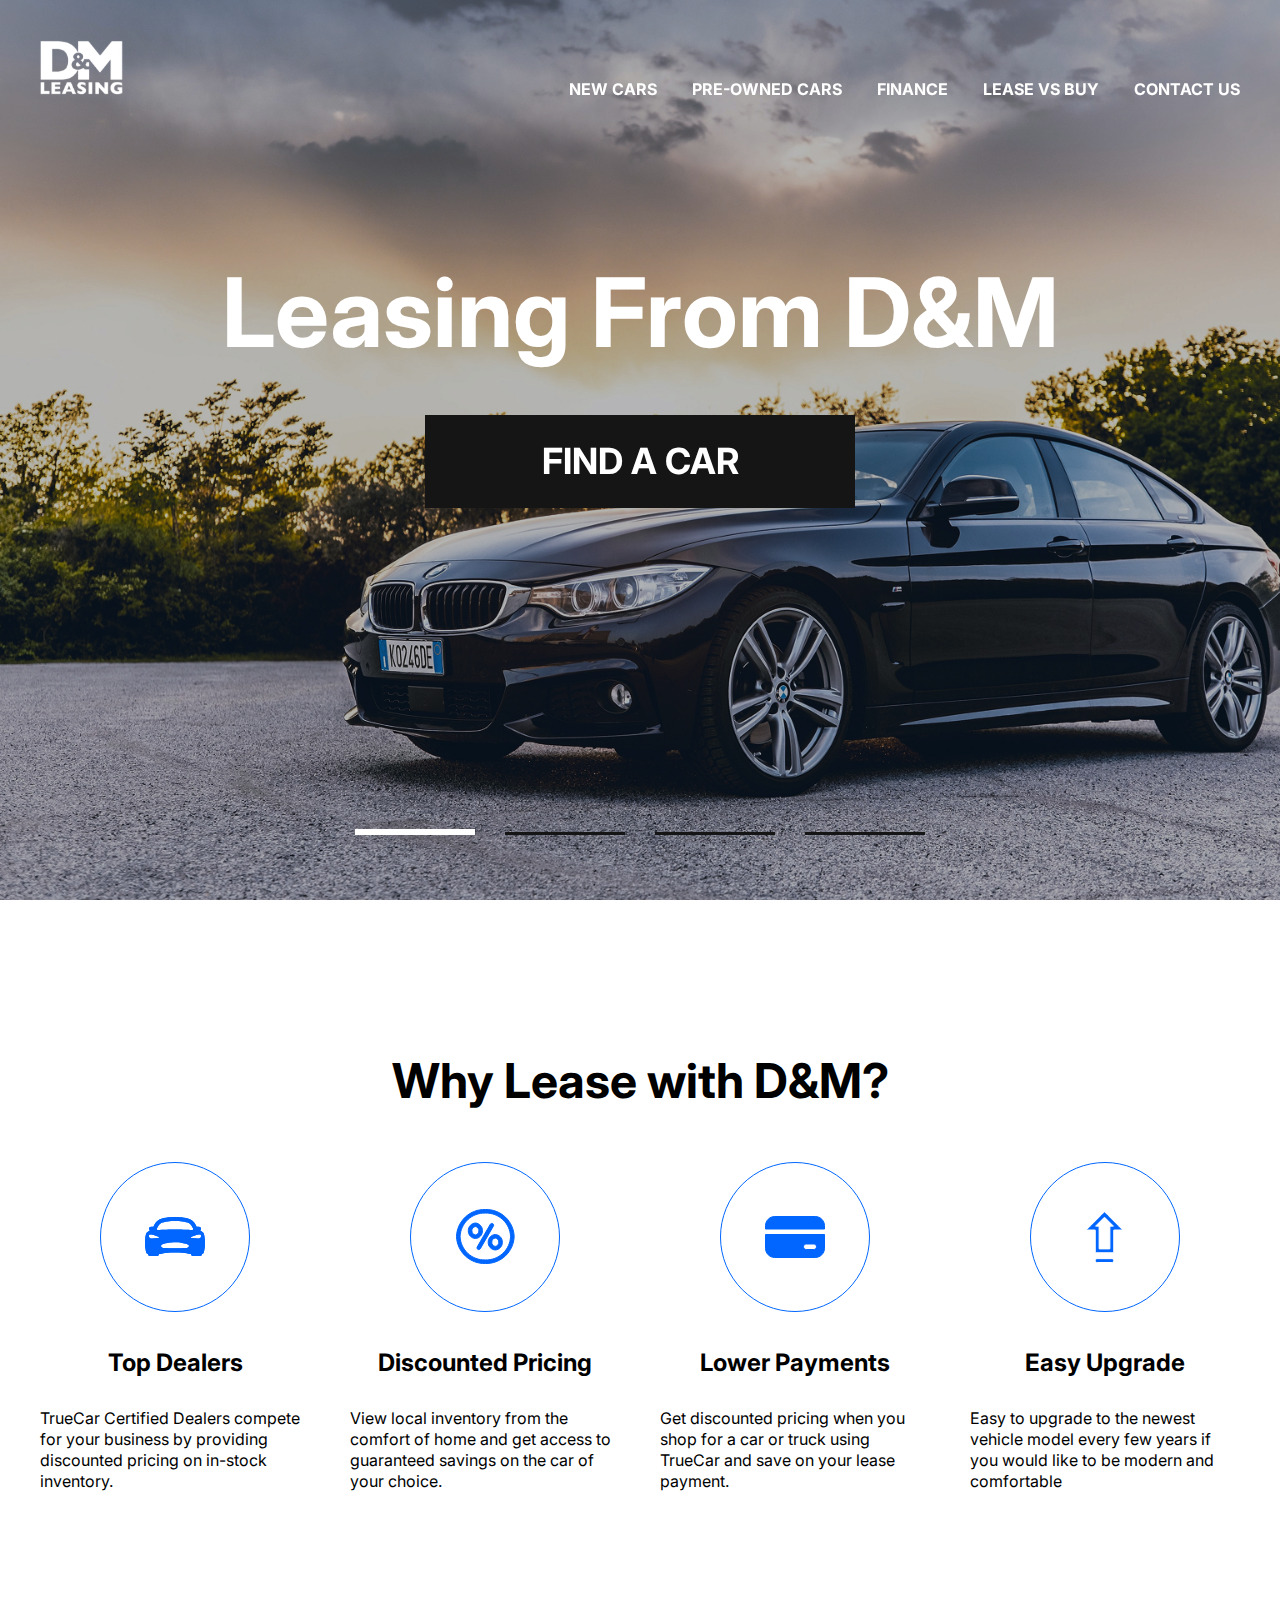
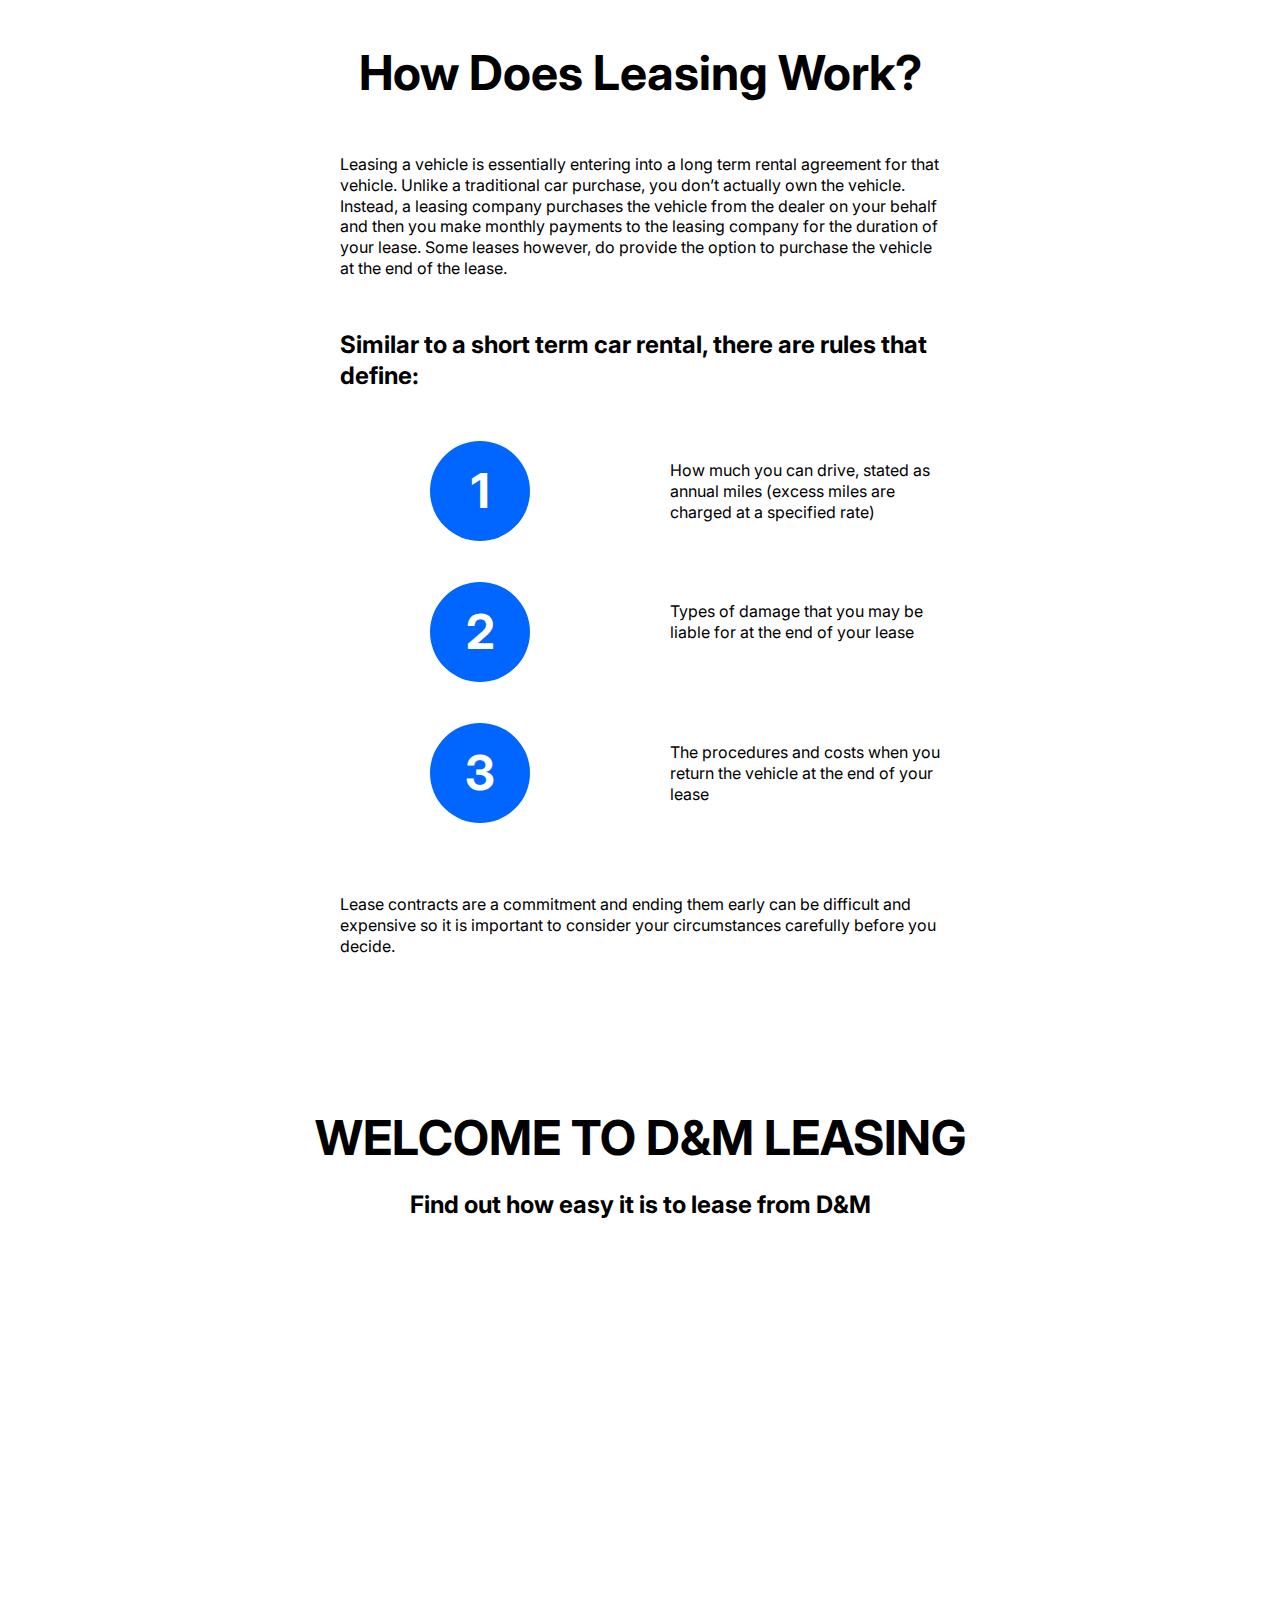
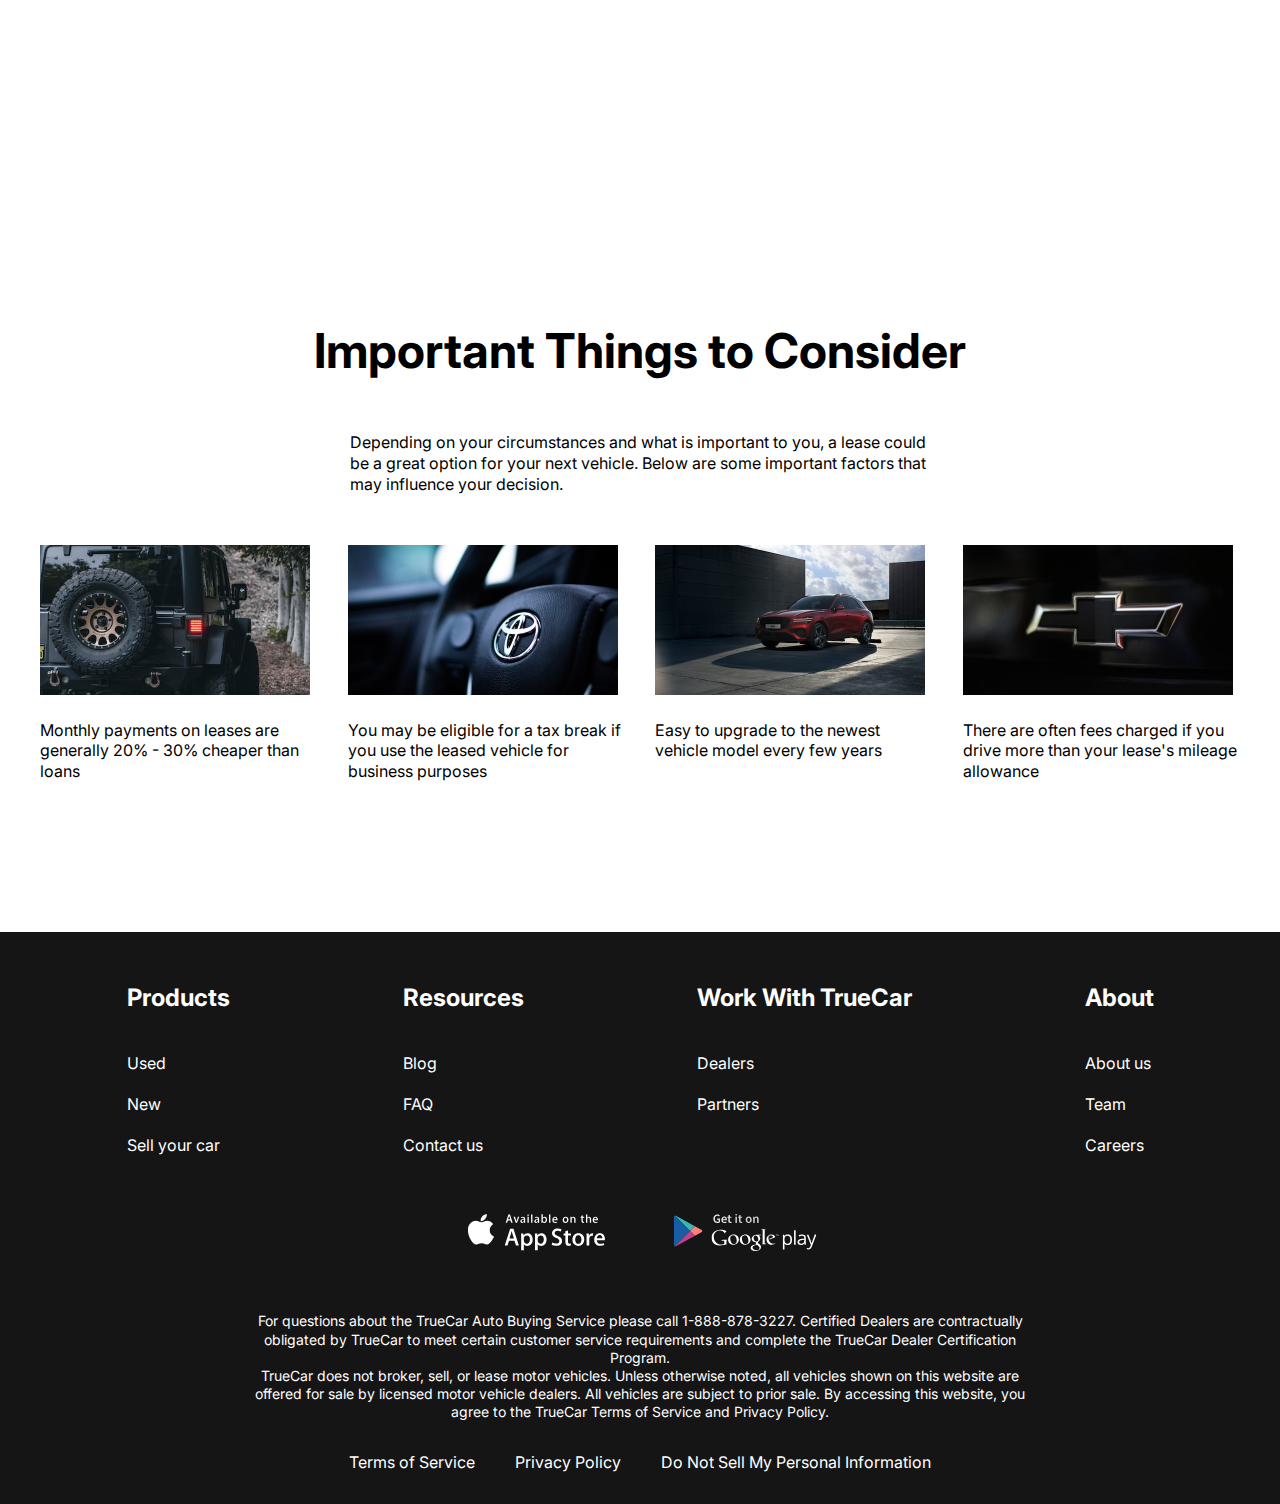
<file: index.html>
<!DOCTYPE html>
<html lang="en">
  <head>
    <meta charset="UTF-8" />
    <meta name="viewport" content="width=device-width, initial-scale=1.0" />
    <title>Document</title>
    <link rel="preconnect" href="https://fonts.googleapis.com" />
    <link rel="preconnect" href="https://fonts.gstatic.com" crossorigin />
    <link
      href="https://fonts.googleapis.com/css2?family=Inter:ital,opsz,wght@0,14..32,100..900;1,14..32,100..900&display=swap"
      rel="stylesheet"
    />
    <link
      rel="stylesheet"
      href="https://cdn.jsdelivr.net/npm/swiper@11/swiper-bundle.min.css"
    />
    <link rel="stylesheet" href="style.css" />
  </head>
  <body>
    <div class="wrapper">
      <header class="header header-main">
        <div class="container">
          <div class="header__inner">
            <a href="index.html" class="logo">
              <img src="./img/logo.svg" alt="" class="logo__img" />
            </a>
            <nav class="menu">
              <button class="menu__btn">
                <span></span>
                <span></span>
                <span></span>
              </button>
              <ul class="menu__list">
                <li class="menu__list-item">
                  <a href="new-cars.html" class="menu__list-link">NEW CARS</a>
                </li>
                <li class="menu__list-item">
                  <a href="#" class="menu__list-link">PRE-OWNED CARS</a>
                </li>
                <li class="menu__list-item">
                  <a href="#" class="menu__list-link">FINANCE</a>
                </li>
                <li class="menu__list-item">
                  <a href="#" class="menu__list-link">LEASE VS BUY</a>
                </li>
                <li class="menu__list-item">
                  <a href="contacts.html" class="menu__list-link">CONTACT US</a>
                </li>
              </ul>
            </nav>
          </div>
        </div>
      </header>
      <main class="main">
        <section class="top">
          <div class="container">
            <h1 class="title">Leasing From D&M</h1>
            <a href="#" class="top__link">FIND A CAR</a>
          </div>
        </section>
        <div class="slider">
          <div class="swiper">
            <div class="swiper-wrapper">
              <div
                class="swiper-slide"
                style="background-image: url(./img/bg-slide1.jpg)"
              ></div>
              <div
                class="swiper-slide"
                style="background-image: url(./img/bg-slide2.jpg)"
              ></div>
              <div
                class="swiper-slide"
                style="background-image: url(./img/bg-slide3.jpg)"
              ></div>
              <div
                class="swiper-slide"
                style="background-image: url(./img/bg-slide4.jpg)"
              ></div>
            </div>
            <div class="swiper-pagination"></div>
          </div>
        </div>
        <section class="why-lease">
          <div class="container">
            <h2 class="section-title">Why Lease with D&M?</h2>
            <ul class="why-lease__list">
              <li class="why-lease__item">
                <img
                  class="why-lease__item-img"
                  src="./img/why-lease-1.svg"
                  alt=""
                />
                <h3 class="why-lease__item-title">Top Dealers</h3>
                <p class="why-lease__item-text">
                  TrueCar Certified Dealers compete for your business by
                  providing discounted pricing on in-stock inventory.
                </p>
              </li>
              <li class="why-lease__item">
                <img
                  class="why-lease__item-img"
                  src="./img/why-lease-2.svg"
                  alt=""
                />
                <h3 class="why-lease__item-title">Discounted Pricing</h3>
                <p class="why-lease__item-text">
                  View local inventory from the comfort of home and get access
                  to guaranteed savings on the car of your choice.
                </p>
              </li>
              <li class="why-lease__item">
                <img
                  class="why-lease__item-img"
                  src="./img/why-lease-3.svg"
                  alt=""
                />
                <h3 class="why-lease__item-title">Lower Payments</h3>
                <p class="why-lease__item-text">
                  Get discounted pricing when you shop for a car or truck using
                  TrueCar and save on your lease payment.
                </p>
              </li>
              <li class="why-lease__item">
                <img
                  class="why-lease__item-img"
                  src="./img/why-lease-4.svg"
                  alt=""
                />
                <h3 class="why-lease__item-title">Easy Upgrade</h3>
                <p class="why-lease__item-text">
                  Easy to upgrade to the newest vehicle model every few years if
                  you would like to be modern and comfortable
                </p>
              </li>
            </ul>
          </div>
        </section>
        <section class="how-does">
          <div class="container">
            <div class="how-does__inner">
              <h2 class="section-title">How Does Leasing Work?</h2>
              <p class="how-does__text">
                Leasing a vehicle is essentially entering into a long term
                rental agreement for that vehicle. Unlike a traditional car
                purchase, you don’t actually own the vehicle. Instead, a leasing
                company purchases the vehicle from the dealer on your behalf and
                then you make monthly payments to the leasing company for the
                duration of your lease. Some leases however, do provide the
                option to purchase the vehicle at the end of the lease.
              </p>
              <h4 class="how-does__title">
                Similar to a short term car rental, there are rules that define:
              </h4>
              <ol class="how-does__list">
                <li class="how-does__list-item">
                  How much you can drive, stated as annual miles (excess miles
                  are charged at a specified rate)
                </li>
                <li class="how-does__list-item">
                  Types of damage that you may be liable for at the end of your
                  lease
                </li>
                <li class="how-does__list-item">
                  The procedures and costs when you return the vehicle at the
                  end of your lease
                </li>
              </ol>
              <p class="how-does__text">
                Lease contracts are a commitment and ending them early can be
                difficult and expensive so it is important to consider your
                circumstances carefully before you decide.
              </p>
            </div>
          </div>
        </section>
        <section class="video">
          <div class="container">
            <h2 class="section-title video__title">WELCOME TO D&M LEASING</h2>
            <p class="video__text">Find out how easy it is to lease from D&M</p>
            <iframe
              class="video__content"
              width="1000"
              height="500"
              src="https://www.youtube.com/embed/PkkV1vLHUvQ?si=p0mvLbtf0ulO-Uey&amp;controls=0"
              title="YouTube video player"
              frameborder="0"
              allow="accelerometer; autoplay; clipboard-write; encrypted-media; gyroscope; picture-in-picture; web-share"
              referrerpolicy="strict-origin-when-cross-origin"
              allowfullscreen
            ></iframe>
          </div>
        </section>
        <section class="important">
          <div class="container">
            <h2 class="section-title important__title">
              Important Things to Consider
            </h2>
            <p class="important__text">
              Depending on your circumstances and what is important to you, a
              lease could be a great option for your next vehicle. Below are
              some important factors that may influence your decision.
            </p>
            <ul class="important__list">
              <li class="important__list-item">
                <img
                  src="./img/impoetant1.svg"
                  alt=""
                  class="important__list-img"
                />
                <p class="important__item-text">
                  Monthly payments on leases are generally 20% - 30% cheaper
                  than loans
                </p>
              </li>
              <li class="important__list-item">
                <img
                  src="./img/impoetant2.svg"
                  alt=""
                  class="important__list-img"
                />
                <p class="important__item-text">
                  You may be eligible for a tax break if you use the leased
                  vehicle for business purposes
                </p>
              </li>
              <li class="important__list-item">
                <img
                  src="./img/impoetant3.svg"
                  alt=""
                  class="important__list-img"
                />
                <p class="important__item-text">
                  Easy to upgrade to the newest vehicle model every few years
                </p>
              </li>
              <li class="important__list-item">
                <img
                  src="./img/impoetant4.svg"
                  alt=""
                  class="important__list-img"
                />
                <p class="important__item-text">
                  There are often fees charged if you drive more than your
                  lease's mileage allowance
                </p>
              </li>
            </ul>
          </div>
        </section>
      </main>
      <footer class="footer">
        <div class="container">
          <nav class="footer__menu">
            <ul class="footer__menu-list">
              <p class="footer__menu-title">Products</p>
              <li class="footer__menu-item">
                <a href="#" class="footer__menu-link">Used</a>
              </li>
              <li class="footer__menu-item">
                <a href="#" class="footer__menu-link">New</a>
              </li>
              <li class="footer__menu-item">
                <a href="#" class="footer__menu-link">Sell your car</a>
              </li>
            </ul>
            <ul class="footer__menu-list">
              <p class="footer__menu-title">Resources</p>
              <li class="footer__menu-item">
                <a href="#" class="footer__menu-link">Blog</a>
              </li>
              <li class="footer__menu-item">
                <a href="#" class="footer__menu-link">FAQ</a>
              </li>
              <li class="footer__menu-item">
                <a href="#" class="footer__menu-link">Contact us</a>
              </li>
            </ul>
            <ul class="footer__menu-list">
              <p class="footer__menu-title">Work With TrueCar</p>
              <li class="footer__menu-item">
                <a href="#" class="footer__menu-link">Dealers</a>
              </li>
              <li class="footer__menu-item">
                <a href="#" class="footer__menu-link">Partners</a>
              </li>
            </ul>
            <ul class="footer__menu-list">
              <p class="footer__menu-title">About</p>
              <li class="footer__menu-item">
                <a href="#" class="footer__menu-link">About us</a>
              </li>
              <li class="footer__menu-item">
                <a href="#" class="footer__menu-link">Team</a>
              </li>
              <li class="footer__menu-item">
                <a href="#" class="footer__menu-link">Careers</a>
              </li>
            </ul>
          </nav>
          <ul class="app">
            <li class="app__item">
              <a href="#" class="app__link">
                <img class="app__item-img" src="./img/appstore.svg" alt="" />
              </a>
            </li>
            <li class="app__item">
              <a href="#" class="app__link">
                <img class="app__item-img" src="./img/googleplay.svg" alt="" />
              </a>
            </li>
          </ul>
          <div class="footer__copy">
            <p class="footer__copy-text">
              For questions about the TrueCar Auto Buying Service please call
              1-888-878-3227. Certified Dealers are contractually obligated by
              TrueCar to meet certain customer service requirements and complete
              the TrueCar Dealer Certification Program.
            </p>
            <p class="footer__copy-text">
              TrueCar does not broker, sell, or lease motor vehicles. Unless
              otherwise noted, all vehicles shown on this website are offered
              for sale by licensed motor vehicle dealers. All vehicles are
              subject to prior sale. By accessing this website, you agree to the
              TrueCar Terms of Service and Privacy Policy.
            </p>
          </div>
          <nav class="copy__nav">
            <ul class="copy__nav-list">
              <li class="copy__nav-item">
                <a href="#" class="copy__nav-link">Terms of Service</a>
              </li>
              <li class="copy__nav-item">
                <a href="#" class="copy__nav-link">Privacy Policy</a>
              </li>
              <li class="copy__nav-item">
                <a href="#" class="copy__nav-link"
                  >Do Not Sell My Personal Information</a
                >
              </li>
            </ul>
          </nav>
        </div>
      </footer>
    </div>

    <script src="https://cdn.jsdelivr.net/npm/swiper@11/swiper-bundle.min.js"></script>
    <script src="./js/main.js"></script>
  </body>
</html>
</file>
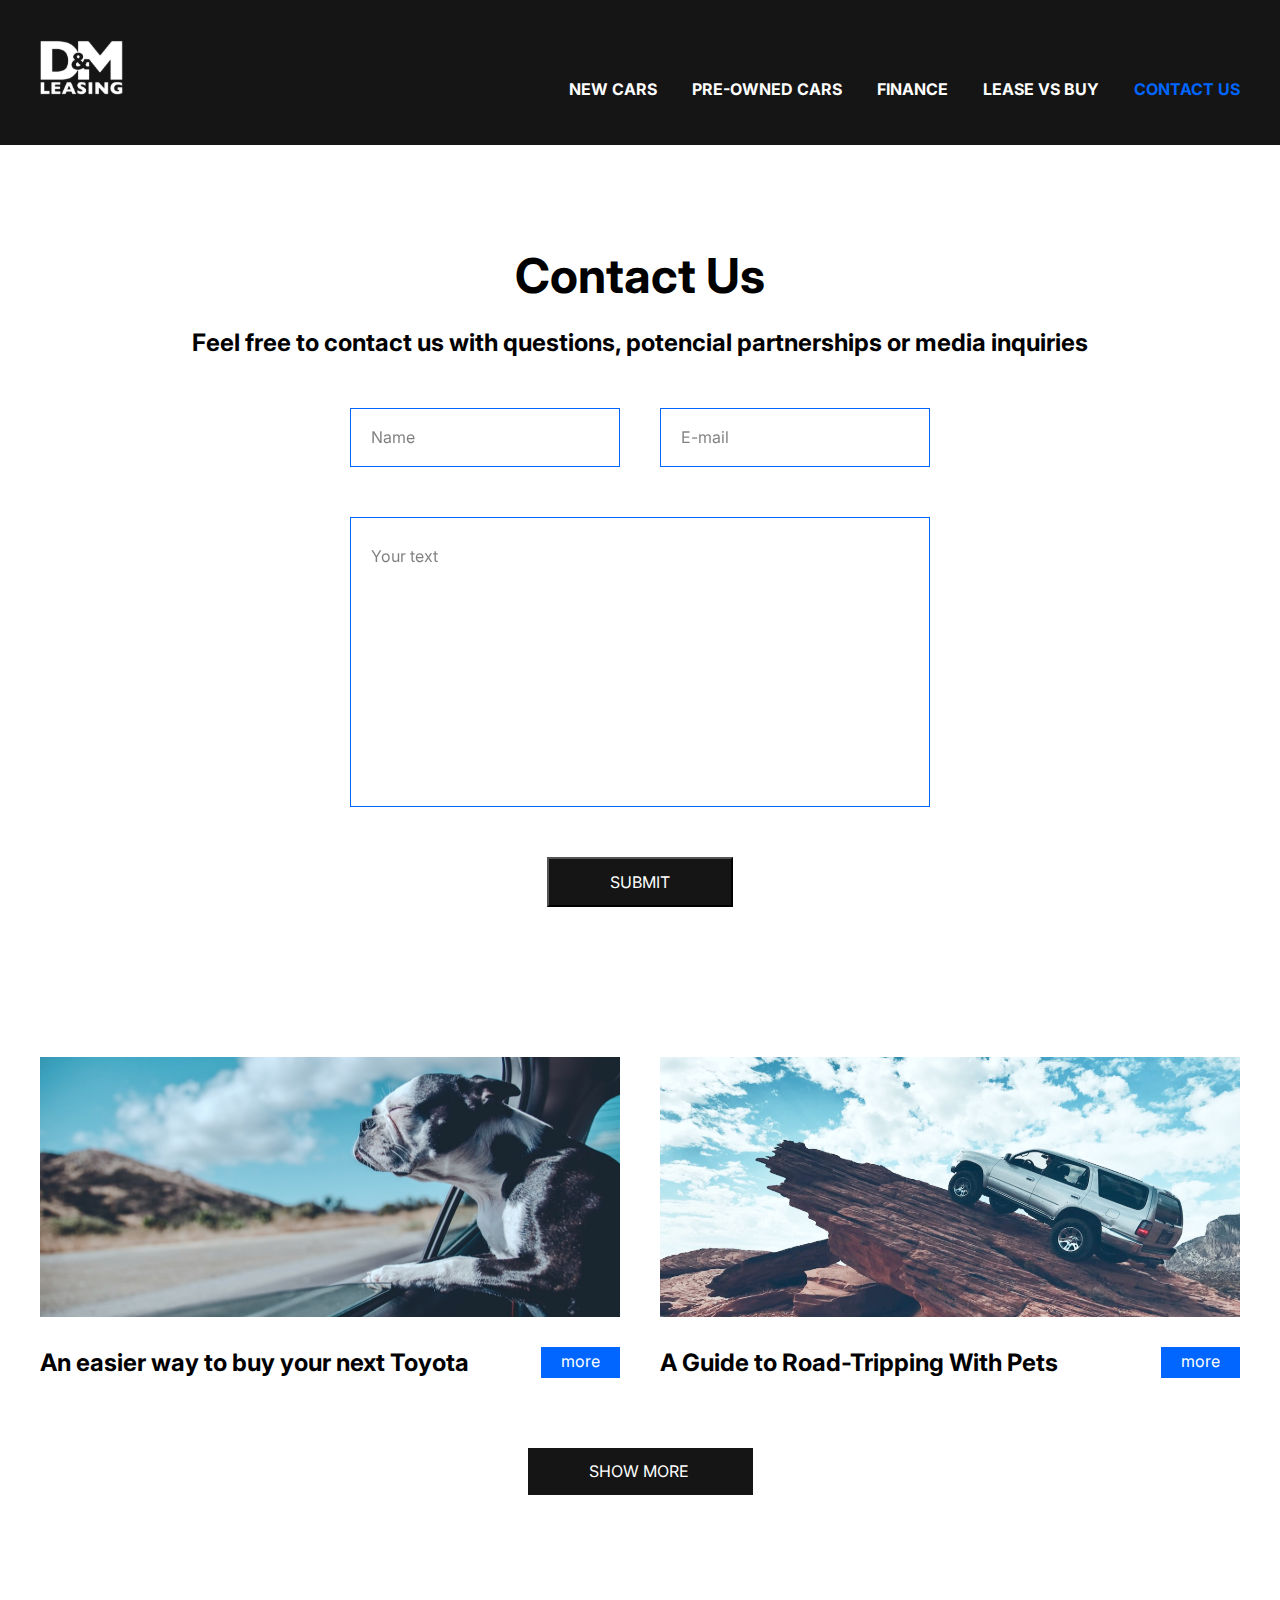
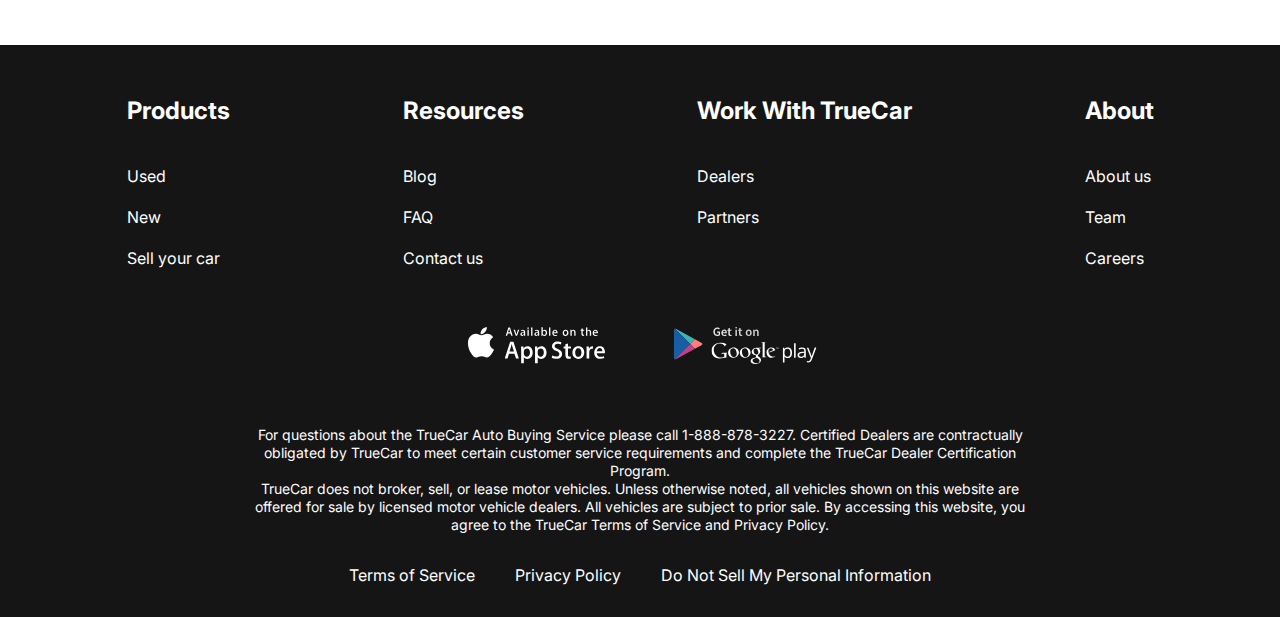
<file: contacts.html>
<!DOCTYPE html>
<html lang="en">
  <head>
    <meta charset="UTF-8" />
    <meta name="viewport" content="width=device-width, initial-scale=1.0" />
    <title>Document</title>
    <link rel="preconnect" href="https://fonts.googleapis.com" />
    <link rel="preconnect" href="https://fonts.gstatic.com" crossorigin />
    <link
      href="https://fonts.googleapis.com/css2?family=Inter:ital,opsz,wght@0,14..32,100..900;1,14..32,100..900&display=swap"
      rel="stylesheet"
    />
    <link rel="stylesheet" href="./style.css" />
  </head>
  <body>
    <div class="wrapper">
      <header class="header">
        <div class="container">
          <div class="header__inner">
            <a href="index.html" class="logo">
              <img src="./img/logo.svg" alt="" class="logo__img" />
            </a>
            <nav class="menu">
              <button class="menu__btn">
                <span></span>
                <span></span>
                <span></span>
              </button>
              <ul class="menu__list">
                <li class="menu__list-item">
                  <a href="new-cars.html" class="menu__list-link">NEW CARS</a>
                </li>
                <li class="menu__list-item">
                  <a href="#" class="menu__list-link">PRE-OWNED CARS</a>
                </li>
                <li class="menu__list-item">
                  <a href="#" class="menu__list-link">FINANCE</a>
                </li>
                <li class="menu__list-item">
                  <a href="#" class="menu__list-link">LEASE VS BUY</a>
                </li>
                <li class="menu__list-item">
                  <a href="#" class="menu__list-link menu__list-link--active">CONTACT US</a>
                </li>
              </ul>
            </nav>
          </div>
        </div>
      </header>
      <main class="main">
        <section class="contacts">
          <div class="container">
            <h2 class="section-title contacts__title">Contact Us</h2>
            <p class="contacts__text">
              Feel free to contact us with questions, potencial partnerships or
              media inquiries
            </p>
            <form action="#" class="form">
              <input type="text" class="form__input" placeholder="Name" />
              <input type="email" class="form__input" placeholder="E-mail" />
              <textarea
                class="form__textarea"
                placeholder="Your text"
              ></textarea>
              <button class="form__btn" type="submit">SUBMIT</button>
            </form>
          </div>
        </section>
        <section class="blog">
          <div class="container">
            <div class="blog__items">
              <div class="blog__item">
                <img src="./img/blog-img1.svg" alt="" class="blog__itme-mg">
                <h4 class="blog__item-title">
                  An easier way to buy your next Toyota
                </h4>
                <a href="#" class="blog__item-link">more</a>
              </div>
              <div class="blog__item">
                <img src="./img/blog-img2.svg" alt="" class="blog__itme-mg">
                <h4 class="blog__item-title">
                  A Guide to Road-Tripping With Pets
                </h4>
                <a href="#" class="blog__item-link">more</a>
              </div>
            </div>
            <a href="#" class="showmore-link">SHOW MORE</a>
          </div>
        </section>
      </main>
      <footer class="footer">
        <div class="container">
          <nav class="footer__menu">
            <ul class="footer__menu-list">
              <p class="footer__menu-title">Products</p>
              <li class="footer__menu-item">
                <a href="#" class="footer__menu-link">Used</a>
              </li>
              <li class="footer__menu-item">
                <a href="#" class="footer__menu-link">New</a>
              </li>
              <li class="footer__menu-item">
                <a href="#" class="footer__menu-link">Sell your car</a>
              </li>
            </ul>
            <ul class="footer__menu-list">
              <p class="footer__menu-title">Resources</p>
              <li class="footer__menu-item">
                <a href="#" class="footer__menu-link">Blog</a>
              </li>
              <li class="footer__menu-item">
                <a href="#" class="footer__menu-link">FAQ</a>
              </li>
              <li class="footer__menu-item">
                <a href="#" class="footer__menu-link">Contact us</a>
              </li>
            </ul>
            <ul class="footer__menu-list">
              <p class="footer__menu-title">Work With TrueCar</p>
              <li class="footer__menu-item">
                <a href="#" class="footer__menu-link">Dealers</a>
              </li>
              <li class="footer__menu-item">
                <a href="#" class="footer__menu-link">Partners</a>
              </li>
            </ul>
            <ul class="footer__menu-list">
              <p class="footer__menu-title">About</p>
              <li class="footer__menu-item">
                <a href="#" class="footer__menu-link">About us</a>
              </li>
              <li class="footer__menu-item">
                <a href="#" class="footer__menu-link">Team</a>
              </li>
              <li class="footer__menu-item">
                <a href="#" class="footer__menu-link">Careers</a>
              </li>
            </ul>
          </nav>
          <ul class="app">
            <li class="app__item">
              <a href="#" class="app__link">
                <img class="app__item-img" src="./img/appstore.svg" alt="" />
              </a>
            </li>
            <li class="app__item">
              <a href="#" class="app__link">
                <img class="app__item-img" src="./img/googleplay.svg" alt="" />
              </a>
            </li>
          </ul>
          <div class="footer__copy">
            <p class="footer__copy-text">
              For questions about the TrueCar Auto Buying Service please call
              1-888-878-3227. Certified Dealers are contractually obligated by
              TrueCar to meet certain customer service requirements and complete
              the TrueCar Dealer Certification Program.
            </p>
            <p class="footer__copy-text">
              TrueCar does not broker, sell, or lease motor vehicles. Unless
              otherwise noted, all vehicles shown on this website are offered
              for sale by licensed motor vehicle dealers. All vehicles are
              subject to prior sale. By accessing this website, you agree to the
              TrueCar Terms of Service and Privacy Policy.
            </p>
          </div>
          <nav class="copy__nav">
            <ul class="copy__nav-list">
              <li class="copy__nav-item">
                <a href="#" class="copy__nav-link">Terms of Service</a>
              </li>
              <li class="copy__nav-item">
                <a href="#" class="copy__nav-link">Privacy Policy</a>
              </li>
              <li class="copy__nav-item">
                <a href="#" class="copy__nav-link"
                  >Do Not Sell My Personal Information</a
                >
              </li>
            </ul>
          </nav>
        </div>
      </footer>
    </div>
    <script src="/js/main.js"></script>
  </body>
</html>
</file>
<file: style.css>
html {
    box-sizing: border-box;
}

*,
*::after,
*::before {
    box-sizing: inherit;
    margin: 0;
    padding: 0;
}

html,
body {
    height: 100%;
}

ul {
    list-style: none;
}

a {
    text-decoration: none;
    color: inherit;
}

.section-title {
    margin-bottom: 50px;
    font-size: 48px;
    font-weight: 700;
    text-align: center;
}

body {
    font-family: "Inter", serif;
    /* background-color: #c4c4c4; */
    font-size: 16px;
    font-weight: 400;
    line-height: 1.3;
}

.wrapper {
    min-height: 100%;
    display: flex;
    flex-direction: column;
}

.container {
    max-width: 1220px;
    margin: 0 auto;
    padding: 0 10px;
}

.header {
    background-color: #151515;
}

.header-main {
    background-color: transparent;
    position: absolute;
    z-index: 10;
    left: 0;
    right: 0;
}

.header__inner {
    padding-top: 40px;
    padding-bottom: 45px;
    display: flex;
    justify-content: space-between;
    align-items: flex-end;
}

.menu__list {
    display: flex;
    gap: 35px;
}

.menu__list-link {
    color: #fff;
    text-transform: uppercase;
    font-weight: 700;
}

.menu__list-link--active {
    color: #0066FF;
}

.footer {
    background-color: #151515;
    padding: 50px 0 32px;
    color: #fff;
}

.footer__menu {
    display: flex;
    justify-content: space-around;
    margin-bottom: 50px;
}

.footer__menu-list {
    max-width: 250px;
}

.footer__menu-title {
    font-size: 24px;
    font-weight: 700;
    padding-bottom: 40px;
}

.footer__menu-item+.footer__menu-item {
    padding-top: 20px;
}

.app {
    display: flex;
    justify-content: center;
    gap: 40px;
    margin-bottom: 52px;
}

.footer__copy {
    max-width: 800px;
    margin: 0 auto 30px;
    text-align: center;
    font-size: 14px;
    font-weight: 400;
}

.copy__nav-list {
    display: flex;
    gap: 40px;
    justify-content: center;
}

.main {
    flex-grow: 1;
}

.top {
    color: #fff;
    text-align: center;
    padding-top: 250px;
    padding-bottom: 50px;
    position: absolute;
    z-index: 5;
    left: 0;
    right: 0;
}

.title {
    padding-bottom: 40px;
    font-size: 96px;
    font-weight: 700;
}

.top__link {
    background-color: #151515;
    padding: 23px;
    max-width: 430px;
    width: 100%;
    display: inline-block;
    text-transform: uppercase;
    font-size: 36px;
    font-weight: 700;
}

.swiper::after {
    content: '';
    background: rgba(21, 21, 21, .3);
    position: absolute;
    z-index: 5;
    left: 0;
    right: 0;
    top: 0;
    bottom: 0;
}

.swiper-slide {
    background-repeat: no-repeat;
    background-size: cover;
    background-position: center;
    height: 100vh;
}

.swiper-pagination-bullet {
    width: 120px;
    height: 3px;
    background-color: #151515;
    border-radius: 0;
    opacity: 1;
}

.swiper-pagination-horizontal.swiper-pagination-bullets .swiper-pagination-bullet {
    margin: 0 15px;
}


.swiper-pagination-bullets.swiper-pagination-horizontal {
    bottom: 60px;
}

.swiper-pagination-bullet-active {
    height: 6px;
    background-color: #fff;
}

.why-lease {
    padding: 150px 0;
}

.why-lease__list {
    display: grid;
    grid-template-columns: repeat(4, 1fr);
    gap: 40px;
    text-align: center;
}

.why-lease__item-img {
    margin-bottom: 30px;
}

.why-lease__item-title {
    margin-bottom: 30px;
    font-size: 24px;
    font-weight: 700;
}

.why-lease__item-text {
    text-align: left;
}

.how-does {
    padding-bottom: 150px;
}

.how-does__inner {
    max-width: 600px;
    margin: 0 auto;
}

.how-does__title {
    font-size: 24px;
    font-weight: 700;
    padding-top: 50px;
}

.how-does__list {
    padding: 50px 0 70px;
    counter-reset: myCounter;
}

.how-does__list-item {
    list-style-type: none;
    width: 270px;
    position: relative;
    margin-left: auto;
    box-sizing: content-box;
    padding: 19px 0 19px 240px;
    min-height: 63px;
}

.how-does__list-item+.how-does__list-item {
    margin-top: 40px;
}

.how-does__list-item::before {
    counter-increment: myCounter;
    content: counter(myCounter);
    display: flex;
    justify-content: center;
    align-items: center;
    background-color: #0066FF;
    font-size: 48px;
    font-weight: 700;
    width: 100px;
    height: 100px;
    border-radius: 50%;
    color: #fff;
    position: absolute;
    left: 0;
    top: 0;
}

.video {
    padding-bottom: 150px;
}

.video__title {
    margin-bottom: 20px;
}

.video__text {
    font-size: 24px;
    font-weight: 700;
    margin-bottom: 50px;
    text-align: center;
}

.video__content {
    display: block;
    margin: 0 auto;
}

.important {
    margin-bottom: 150px;
}

.important-title {
    margin-bottom: 20px;
}

.important__text {
    max-width: 580px;
    margin: 0 auto 50px;
}

.important__list {
    display: grid;
    grid-template-columns: repeat(4, 1fr);
    gap: 0 30px;
}

.important__list-item {
    width: 100%
}

.important__list-img {
    margin-bottom: 20px;
}

.contacts {
    padding: 100px 0 150px;
}

.contacts__title {
    margin-bottom: 20px;
}

.contacts__text {
    text-align: center;
    font-weight: 700;
    font-size: 24px;
    margin-bottom: 50px;
    padding: 0 100px;
}

.form {
    max-width: 580px;
    margin: 0 auto;
    display: flex;
    justify-content: space-between;
    flex-wrap: wrap;
}

.form__input {
    width: 270px;
    padding: 18px 20px;
    display: inline-block;
    border: 1px solid #0066FF;
    margin-bottom: 50px;
    font-family: "Inter", serif;
    font-size: 16px;
    font-weight: 400;
    line-height: 1.3;
    color: #000;
}

.form__input::placeholder,
.form__textarea::placeholder {
    font-family: "Inter", serif;
    font-size: 16px;
    font-weight: 400;
    line-height: 1.3;
    color: #000;
    opacity: 0.5;
}

.form__textarea {
    width: 100%;
    resize: none;
    padding: 28px 20px;
    height: 290px;
    border: 1px solid #0066FF;
    font-family: "Inter", serif;
    font-size: 16px;
    font-weight: 400;
    line-height: 1.3;
    color: #000;
    margin-bottom: 50px;
}

.form__btn {
    text-transform: uppercase;
    color: #fff;
    background-color: #151515;
    font-family: "Inter", serif;
    font-size: 16px;
    font-weight: 400;
    padding: 13px 61px;
    margin: 0 auto;
}

.blog {
    padding-bottom: 150px;
}

.blog__items {
    display: grid;
    grid-template-columns: repeat(2, 1fr);
    gap: 40px;
    margin-bottom: 70px;
}

.blog__item {
    display: flex;
    justify-content: space-between;
    flex-wrap: wrap;
}

.blog__itme-mg {
    margin-bottom: 30px;
    width: 100%;
}

.blog__item-title {
    flex-basis: 446px;
    font-size: 24px;
    font-weight: 700;
}

.blog__item-link {
    color: #fff;
    background-color: #0066FF;
    padding: 4px 20px;
}

.showmore-link {
    text-transform: uppercase;
    color: #fff;
    background-color: #151515;
    padding: 13px 61px;
    margin: 0 auto;
    display: block;
    width: 225px;
}

.choose {
    padding: 100px 0 150px;
}

.tabs {
    margin-bottom: 70px;
}

.tabs__btn {
    padding: 0 150px;
    display: flex;
    justify-content: space-between;
    gap: 80px;
    padding-bottom: 100px;
}

.tabs__btn-item {
    font-size: 24px;
    font-weight: 700;
    cursor: pointer;
    border: none;
    background-color: transparent;
    padding: 0;
}

.tabs__btn-item--active {
    color: #0066FF;
}

.tabs__content-item {
    display: none;
    grid-template-columns: repeat(4, 1fr);
    gap: 100px 40px;
    /* margin-bottom: 100px; */
}

.tabs__content-item.tabs__content-item--active {
    display: grid;
}

.card {
    text-align: center;
}

.card__img {
    display: block;
}

.card__content {
    padding: 0 5px;
    border: 1px solid #0066FF;
    border-top: 0;
}

.card__title {
    padding-top: 20px;
    font-size: 24px;
    font-weight: 700;
    margin-bottom: 20px;
}

.card__text {
    margin-bottom: 20px;
}

.card__price {
    margin-bottom: 20px;
    font-size: 24px;
    font-weight: 700;
}

.card__link {
    display: block;
    color: #0066FF;
    border: 1px solid #0066FF;
    border-top: 0;
}

.menu__btn {
    width: 30px;
    height: 20px;
    display: flex;
    flex-direction: column;
    justify-content: space-between;
    padding: 0;
    border: none;
    background-color: transparent;
    cursor: pointer;
    display: none;
}

.menu__btn span {
    height: 2px;
    background-color: #fff;
    width: 100%;
}

@media (max-width: 1240px) {
    .card__img {
        width: 100%;
    }
}

@media (max-width: 1200px) {
    .blog__item-link {
        margin-left: auto;
    }
    .important__list {
        gap: 20px 30px;
    }

    .important__list-img {
        width: 100%;
    }
}

@media (max-width: 1040px) {
    .tabs__btn {
        padding: 0 0 50px;
        gap: 20px;
    }
    .video__content {
        width: 100%;
    }
    .tabs__content-item {
        grid-template-columns: repeat(3, 1fr);
    }
}

@media (max-width: 860px) {
    .choose {
        padding: 50px 0 150px;
    }
    .tabs__content-item {
        gap: 50px 20px;
    }
    .header__inner {
        align-items: center;
        padding: 40px;
    }
    .menu__btn {
        display: flex;
    }

    .menu__btn,
    .logo {
        position: relative;
        z-index: 10;
    }

    .menu__list {
        position: absolute;
        background-color: #151515;
        flex-direction: column;
        top: 0;
        right: 0;
        bottom: 0;
        left: 0;
        align-items: center;
        z-index: 5;
        padding-top: 100px;
        height: 100vh;
        gap: 50px;
        transform: translateY(-100%);
        transition: transform .3s ease;
    }

    .menu__list.menu__list--active {
        transform: translateY(0%);
    }

    .important__list {
        grid-template-columns: repeat(2, 1fr);
    }

    .why-lease__list {
        grid-template-columns: repeat(2, 1fr);
        gap: 20px;
    }
}

@media (max-width: 768px) {
    .contacts__text {
        font-size: 20px;
        padding: 0 50px;
    }
    .tabs__btn-item {
        font-size: 18px;
    }
    .blog__itme-mg {
            margin-bottom: 20px;
    }
    .tabs__content-item {
        grid-template-columns: repeat(2, 1fr);
    }
    .top__link {
        font-size: 28px;
        padding: 16px;
        max-width: 360px;
    }

    .swiper-pagination-bullet {
        width: 60px;
    }

    .swiper-pagination-bullet-active {
        height: 4px;
    }

    .title {
        font-size: 70px;
    }

    .video__content {
        height: 400px;
    }

    .footer__menu {
        display: grid;
        grid-template-columns: repeat(2, 1fr);
        margin-bottom: 50px;
        gap: 40px;
    }
}

@media (max-width: 540px) {
    .contacts__text {
        padding: 0;
    }
    .contacts {
        padding: 50px 0 100px;
    }
    .blog__items {
        display: grid;
        grid-template-columns: repeat(1, 1fr);
        gap: 20px;
    }
    .choose {
        padding: 50px 0 50px;
    }
    .blog {
        padding-bottom: 50px;
    }
    .tabs__btn {
        display: grid;
        justify-content: center;
        padding: 0 0 20px;
        gap: 10px;
    }
    .tabs__btn-item {
        font-size: 20px;
        text-align: left;
    }
    .title {
        font-size: 60px;
    }

    .top__link {
        font-size: 24px;
        max-width: 310px;
    }

    .swiper-pagination-horizontal.swiper-pagination-bullets .swiper-pagination-bullet {
        margin: 0 10px;
    }
    .swiper-pagination-bullet {
        width: 35px;
    }
    .why-lease__list {
        grid-template-columns: repeat(1, 1fr);
    }
    .why-lease {
        padding: 50px 0;
    }
    .section-title {
        font-size: 34px;
    }
    .how-does {
        padding-bottom: 50px;
    }
    .video__content {
        height: 200px;
    }
    .how-does__list-item {
        padding: 65px 0 19px;
        margin-right: auto;
    }
    .how-does__list-item::before {
        right: 0;
        margin: 0 auto;
        width: 50px;
        height: 50px;
        font-size: 30px;
    }
    .how-does__list-item+.how-does__list-item {
        margin-top: 0px;
    }
    .video {
        padding-bottom: 50px;
    }
    .important__list {
        grid-template-columns: repeat(1, 1fr);
    }
    .app,
    .copy__nav-list {
        flex-direction: column;
        align-items: center;
    }
    .footer__copy {
        font-size: 10px;
    }
    .copy__nav-list {
        gap: 10px;
        font-size: 14px;
    }
    .footer__menu-item+.footer__menu-item {
        padding-top: 10px;
    }
    .footer__menu {
        gap: 20px;
    }
    .footer__menu-title {
        padding-bottom: 20px;
    }
}


@media (max-width: 450px) {
    .contacts__text {
            font-size: 16px;
        }
    .form__input {
        height: 30px;
        margin-bottom: 20px;
    }
    .form__textarea {
        height: 200px;
        margin-bottom: 20px;
    }
    .tabs__content-item {
        grid-template-columns: repeat(1, 1fr);
    }
    .blog__itme-mg {
        margin-bottom: 10px;
    }
    .blog__item-title {
        font-size: 18px;
    }
}
</file>
